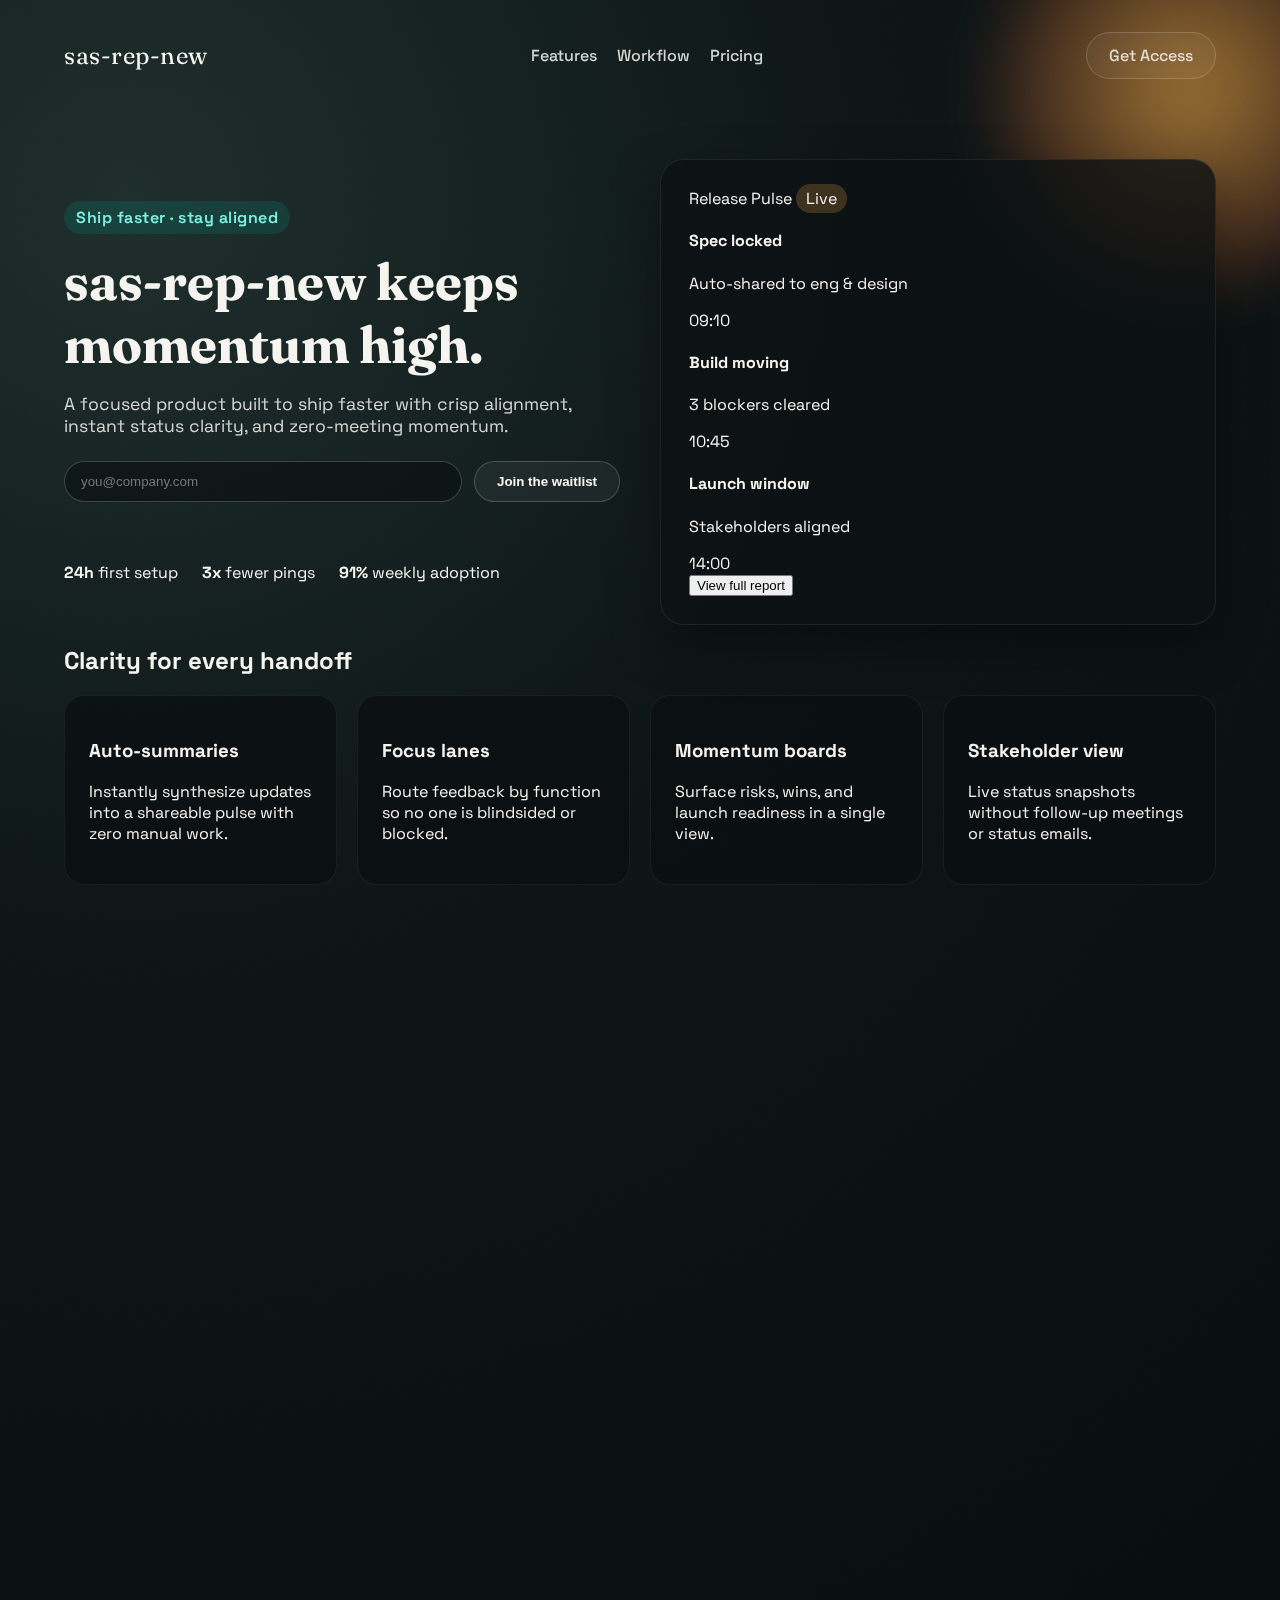
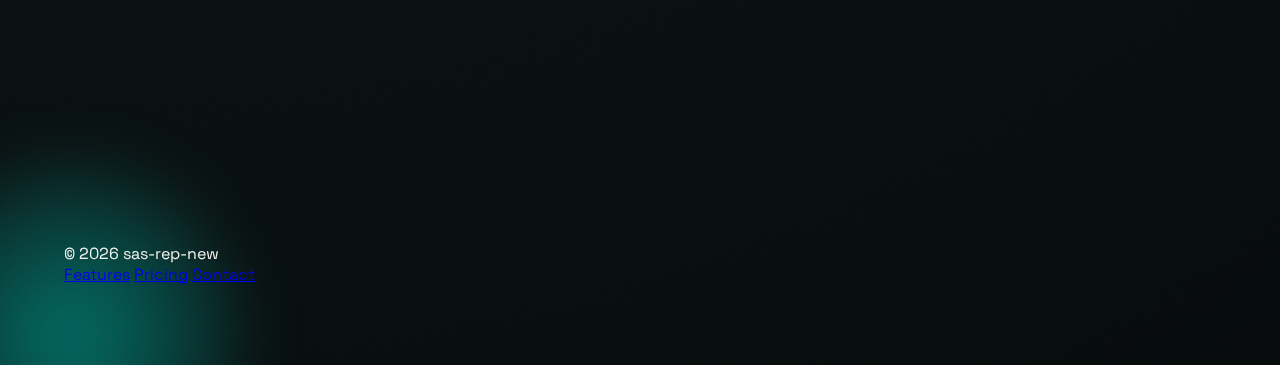
<file: index.html>
<!doctype html>
<html lang="en">
  <head>
    <meta charset="utf-8" />
    <meta name="viewport" content="width=device-width, initial-scale=1" />
    <title>sas-rep-new</title>
    <link rel="stylesheet" href="styles.css" />
    <script src="app.js" defer></script>
  </head>
  <body>
    <div class="page">
      <div class="orb orb--one"></div>
      <div class="orb orb--two"></div>
      <div class="grain"></div>
      <div class="shell">
        <header class="nav">
          <div class="logo">sas-rep-new</div>
          <nav class="nav-links">
            <a href="#features">Features</a>
            <a href="#workflow">Workflow</a>
            <a href="#pricing">Pricing</a>
          </nav>
          <a class="button" href="#cta">Get Access</a>
        </header>
        <main>
          <section class="hero reveal">
            <div class="hero-copy">
              <span class="badge">Ship faster · stay aligned</span>
              <h1>sas-rep-new keeps momentum high.</h1>
              <p>A focused product built to ship faster with crisp alignment, instant status clarity, and zero-meeting momentum.</p>
              <form id="waitlist-form" class="waitlist" aria-label="Join the waitlist">
                <input type="email" name="email" placeholder="you@company.com" required />
                <button class="button" type="submit">Join the waitlist</button>
              </form>
              <div class="form-status" id="form-status" aria-live="polite"></div>
              <div class="hero-meta">
                <div>
                  <strong>24h</strong>
                  <span>first setup</span>
                </div>
                <div>
                  <strong>3x</strong>
                  <span>fewer pings</span>
                </div>
                <div>
                  <strong>91%</strong>
                  <span>weekly adoption</span>
                </div>
              </div>
            </div>
            <div class="hero-card">
              <div class="card-header">
                <span>Release Pulse</span>
                <span class="chip">Live</span>
              </div>
              <div class="card-body">
                <div class="timeline">
                  <div class="timeline-row">
                    <span class="dot"></span>
                    <div>
                      <h4>Spec locked</h4>
                      <p>Auto-shared to eng & design</p>
                    </div>
                    <span class="time">09:10</span>
                  </div>
                  <div class="timeline-row">
                    <span class="dot dot--hot"></span>
                    <div>
                      <h4>Build moving</h4>
                      <p>3 blockers cleared</p>
                    </div>
                    <span class="time">10:45</span>
                  </div>
                  <div class="timeline-row">
                    <span class="dot"></span>
                    <div>
                      <h4>Launch window</h4>
                      <p>Stakeholders aligned</p>
                    </div>
                    <span class="time">14:00</span>
                  </div>
                </div>
              </div>
              <div class="card-footer">
                <button class="ghost">View full report</button>
                <span class="pulse"></span>
              </div>
            </div>
          </section>

          <section id="features" class="features reveal">
            <h2>Clarity for every handoff</h2>
            <div class="feature-grid">
              <article>
                <h3>Auto-summaries</h3>
                <p>Instantly synthesize updates into a shareable pulse with zero manual work.</p>
              </article>
              <article>
                <h3>Focus lanes</h3>
                <p>Route feedback by function so no one is blindsided or blocked.</p>
              </article>
              <article>
                <h3>Momentum boards</h3>
                <p>Surface risks, wins, and launch readiness in a single view.</p>
              </article>
              <article>
                <h3>Stakeholder view</h3>
                <p>Live status snapshots without follow-up meetings or status emails.</p>
              </article>
            </div>
          </section>

          <section id="workflow" class="workflow reveal">
            <div>
              <h2>Designed for fast-moving product teams.</h2>
              <p>Connect specs, commits, and decision logs into one cadence. Keep velocity high without sacrificing trust.</p>
              <ul class="workflow-list">
                <li>Sync narrative updates across PM, design, and engineering.</li>
                <li>Highlight blockers before they turn into schedule debt.</li>
                <li>Capture decisions with auto-linking and time stamps.</li>
              </ul>
            </div>
            <div class="workflow-panel">
              <div class="panel-top">Momentum Snapshot</div>
              <div class="panel-body">
                <div class="stat">
                  <span>Velocity</span>
                  <strong>High</strong>
                </div>
                <div class="stat">
                  <span>Risk</span>
                  <strong>Low</strong>
                </div>
                <div class="stat">
                  <span>Alignment</span>
                  <strong>92%</strong>
                </div>
              </div>
              <div class="panel-cta">Share weekly pulse →</div>
            </div>
          </section>

          <section id="pricing" class="pricing reveal">
            <h2>Pricing that scales with delivery.</h2>
            <div class="pricing-grid">
              <div class="price-card">
                <h3>Launch</h3>
                <p class="price">$0</p>
                <span>For pilots & small squads</span>
                <ul>
                  <li>1 workspace</li>
                  <li>Weekly summary</li>
                  <li>Basic analytics</li>
                </ul>
              </div>
              <div class="price-card featured">
                <h3>Momentum</h3>
                <p class="price">$24</p>
                <span>Per editor / month</span>
                <ul>
                  <li>Unlimited pulses</li>
                  <li>Risk signals</li>
                  <li>Priority support</li>
                </ul>
              </div>
              <div class="price-card">
                <h3>Scale</h3>
                <p class="price">Custom</p>
                <span>For enterprise rollout</span>
                <ul>
                  <li>SSO & compliance</li>
                  <li>Custom integrations</li>
                  <li>Dedicated CSM</li>
                </ul>
              </div>
            </div>
          </section>

          <section id="cta" class="cta reveal">
            <div>
              <h2>Ready to keep momentum high?</h2>
              <p>Join the early access list and get the first pulse report template.</p>
            </div>
            <a class="button" href="#waitlist-form">Request access</a>
          </section>
        </main>
        <footer class="footer">
          <span>© 2026 sas-rep-new</span>
          <div class="footer-links">
            <a href="#features">Features</a>
            <a href="#pricing">Pricing</a>
            <a href="#cta">Contact</a>
          </div>
        </footer>
      </div>
    </div>
  </body>
</html>
</file>
<file: styles.css>
@import url('https://fonts.googleapis.com/css2?family=Space+Grotesk:wght@400;500;600;700&family=Fraunces:opsz,wght@9..144,600;700&display=swap');

:root {
  --ink: #0b1112;
  --ink-soft: #11181a;
  --paper: #f6f4ef;
  --sun: #ffb347;
  --ember: #ff6b35;
  --teal: #00b3a4;
  --moss: #0f7c72;
  --glow: rgba(255, 179, 71, 0.45);
}

* {
  box-sizing: border-box;
}

body {
  margin: 0;
  font-family: 'Space Grotesk', system-ui, -apple-system, sans-serif;
  color: var(--paper);
  background: radial-gradient(circle at 10% 10%, #1d2d2b 0%, #0d1516 35%, #070b0c 100%);
  min-height: 100vh;
}

.page {
  position: relative;
  overflow: hidden;
  min-height: 100vh;
}

.shell {
  position: relative;
  max-width: 1200px;
  margin: 0 auto;
  padding: 32px 24px 80px;
  z-index: 2;
}

.grain {
  position: absolute;
  inset: 0;
  background-image: url('data:image/svg+xml;utf8,<svg xmlns="http://www.w3.org/2000/svg" width="200" height="200" viewBox="0 0 200 200"><filter id="n"><feTurbulence type="fractalNoise" baseFrequency="0.9" numOctaves="2"/></filter><rect width="200" height="200" filter="url(%23n)" opacity="0.12"/></svg>');
  mix-blend-mode: soft-light;
  pointer-events: none;
  z-index: 1;
}

.orb {
  position: absolute;
  border-radius: 999px;
  filter: blur(30px);
  opacity: 0.6;
  z-index: 0;
}

.orb--one {
  width: 420px;
  height: 420px;
  top: -120px;
  right: -120px;
  background: radial-gradient(circle, #ffb347 0%, rgba(255, 107, 53, 0.3) 60%, transparent 70%);
}

.orb--two {
  width: 380px;
  height: 380px;
  bottom: -160px;
  left: -120px;
  background: radial-gradient(circle, #00b3a4 0%, rgba(15, 124, 114, 0.35) 60%, transparent 70%);
}

.nav {
  display: flex;
  align-items: center;
  justify-content: space-between;
  gap: 16px;
}

.logo {
  font-family: 'Fraunces', serif;
  font-size: 1.5rem;
  letter-spacing: 0.5px;
}

.nav-links {
  display: flex;
  gap: 20px;
}

.nav a {
  color: var(--paper);
  text-decoration: none;
  font-weight: 500;
  opacity: 0.85;
}

.nav a:hover {
  opacity: 1;
}

.button {
  display: inline-flex;
  align-items: center;
  justify-content: center;
  padding: 12px 22px;
  border-radius: 999px;
  border: 1px solid rgba(255, 255, 255, 0.2);
  color: var(--paper);
  text-decoration: none;
  font-weight: 600;
  background: rgba(255, 255, 255, 0.05);
  transition: transform 0.2s ease, box-shadow 0.2s ease, background 0.2s ease;
}

.button:hover {
  transform: translateY(-2px);
  box-shadow: 0 12px 24px rgba(0, 0, 0, 0.25);
}

.button--solid {
  background: linear-gradient(135deg, var(--sun) 0%, var(--ember) 100%);
  color: #1a0d05;
  border: none;
  box-shadow: 0 10px 25px var(--glow);
}

.hero {
  display: grid;
  grid-template-columns: repeat(auto-fit, minmax(280px, 1fr));
  gap: 40px;
  margin-top: 80px;
  align-items: center;
}

.hero-copy h1 {
  font-family: 'Fraunces', serif;
  font-size: clamp(2.4rem, 4vw, 4.2rem);
  margin: 16px 0;
}

.hero-copy p {
  font-size: 1.1rem;
  opacity: 0.85;
  max-width: 520px;
}

.badge {
  display: inline-flex;
  align-items: center;
  padding: 6px 12px;
  border-radius: 999px;
  background: rgba(0, 179, 164, 0.15);
  color: #7ef0e4;
  font-weight: 600;
  letter-spacing: 0.5px;
}

.waitlist {
  margin-top: 24px;
  display: flex;
  flex-wrap: wrap;
  gap: 12px;
}

.waitlist input {
  flex: 1 1 220px;
  padding: 12px 16px;
  border-radius: 999px;
  border: 1px solid rgba(255, 255, 255, 0.2);
  background: rgba(12, 17, 18, 0.7);
  color: var(--paper);
}

.form-status {
  margin-top: 12px;
  min-height: 24px;
  font-weight: 600;
  color: #7ef0e4;
}

.hero-meta {
  display: flex;
  gap: 24px;
  margin-top: 24px;
}

.hero-meta h3 {
  margin: 0 0 4px;
  font-size: 1.3rem;
}

.hero-card {
  background: rgba(12, 18, 19, 0.8);
  padding: 28px;
  border-radius: 24px;
  border: 1px solid rgba(255, 255, 255, 0.08);
  box-shadow: 0 20px 50px rgba(0, 0, 0, 0.35);
}

.hero-card ul {
  list-style: none;
  padding: 0;
  margin: 20px 0 0;
}

.hero-card li {
  padding: 8px 0;
  border-bottom: 1px solid rgba(255, 255, 255, 0.08);
}

.card-top {
  display: flex;
  justify-content: space-between;
  font-size: 0.85rem;
  opacity: 0.8;
}

.chip {
  background: rgba(255, 179, 71, 0.2);
  padding: 4px 10px;
  border-radius: 999px;
}

.section-head {
  margin: 80px 0 32px;
}

.section-head h2 {
  font-family: 'Fraunces', serif;
  font-size: clamp(1.8rem, 3vw, 3rem);
  margin: 0 0 12px;
}

.feature-grid,
.pricing-grid {
  display: grid;
  grid-template-columns: repeat(auto-fit, minmax(220px, 1fr));
  gap: 20px;
}

.feature-grid article,
.pricing-grid article {
  padding: 24px;
  border-radius: 20px;
  background: rgba(10, 14, 15, 0.7);
  border: 1px solid rgba(255, 255, 255, 0.06);
}

.workflow .timeline {
  display: grid;
  grid-template-columns: repeat(auto-fit, minmax(210px, 1fr));
  gap: 18px;
}

.workflow span {
  display: inline-flex;
  width: 40px;
  height: 40px;
  align-items: center;
  justify-content: center;
  border-radius: 12px;
  background: rgba(255, 255, 255, 0.08);
  margin-bottom: 12px;
}

.pricing .featured {
  border: 1px solid rgba(255, 179, 71, 0.6);
  box-shadow: 0 18px 40px rgba(255, 179, 71, 0.18);
}

.price {
  font-size: 1.8rem;
  margin: 12px 0 16px;
}

.price span {
  font-size: 0.9rem;
  opacity: 0.7;
}

.cta {
  margin-top: 100px;
  padding: 32px;
  border-radius: 28px;
  background: linear-gradient(135deg, rgba(0, 179, 164, 0.2), rgba(255, 107, 53, 0.2));
  display: flex;
  flex-wrap: wrap;
  align-items: center;
  justify-content: space-between;
  gap: 16px;
}

.reveal {
  opacity: 0;
  transform: translateY(20px);
  transition: opacity 0.6s ease, transform 0.6s ease;
}

.reveal.is-visible {
  opacity: 1;
  transform: translateY(0);
}

@media (max-width: 880px) {
  .nav {
    flex-direction: column;
    align-items: flex-start;
  }

  .nav-links {
    flex-wrap: wrap;
  }

  .hero-meta {
    flex-direction: column;
  }
}
</file>
